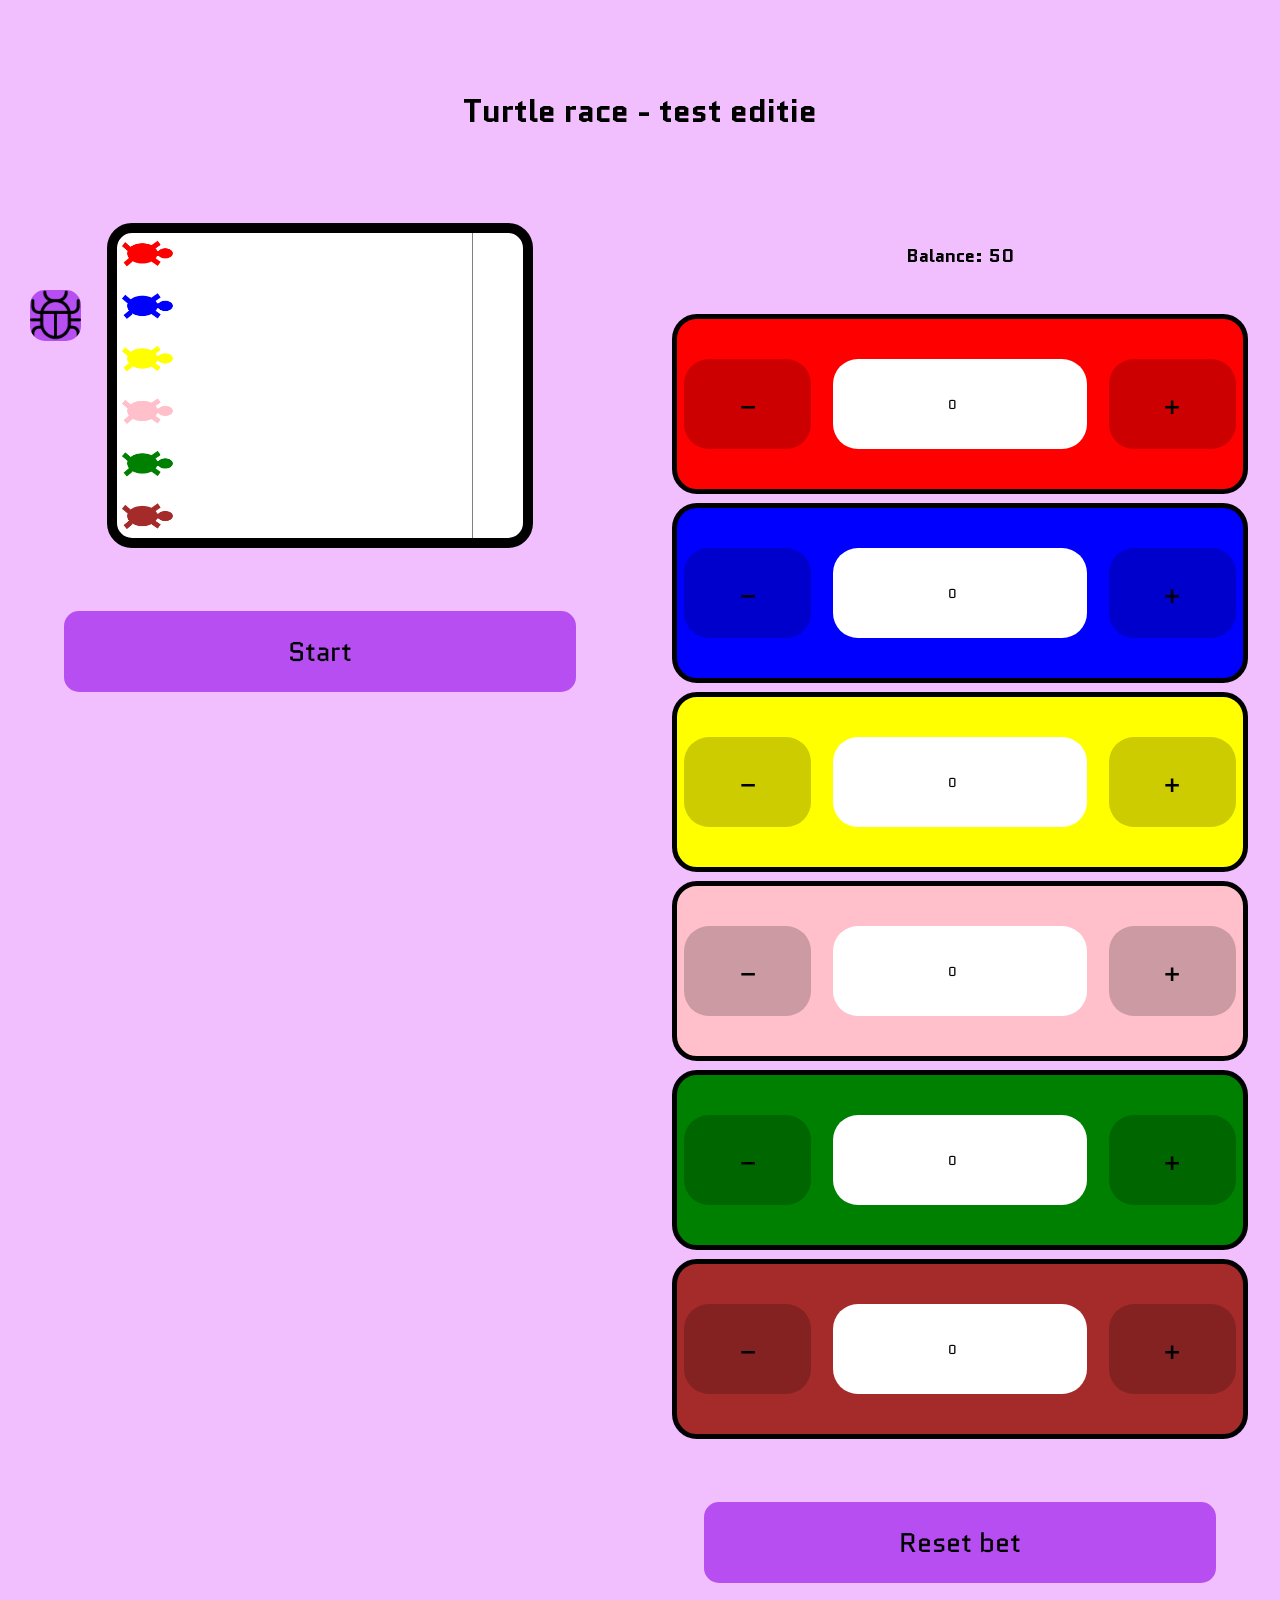
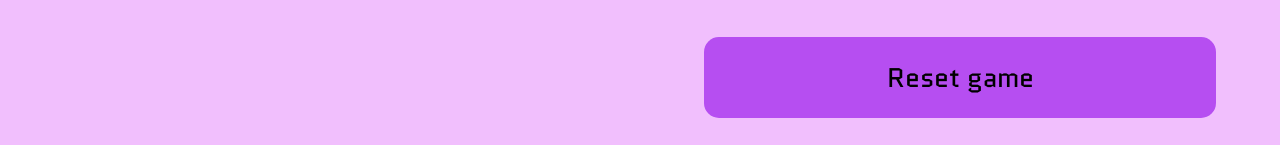
<file: index.html>
<!DOCTYPE html>
<html lang="nl">
<head>
    <meta charset="UTF-8">
    <meta name="viewport" content="width=device-width, initial-scale=1.0">
    <title>Turtle race - Cool Ian games</title>
    <link rel="stylesheet" href="style/style.css">
    <link rel="stylesheet" href="style/turtle-race.css">
    <link rel="icon" href="img/logo/icon.png">
    <script src="script/utils/domVariable.js" type="module" defer></script>
    <script src="script/utils/degreesToRadian.js" type="module" defer></script>
    <script src="script/turtle-race.js" type="module" defer></script>
</head>
<body>
    <button id="dev-menu-button"></button>
    <div id="dev-menu">
        <p>
            Welkom bij de Cool Ian games turtle race test omgeving.<br>
            Ik wil hier onderzoeken wat de beste waardes zijn voor mijn nieuwe spel.<br>
            Mijn vraag aan jou is om hier verschillende waardes in te voeren, ermee te spelen en mij vervolgens te laten weten welke je het beste vond.<br>
            Veel plezier!
        </p>
        <p>Hier kan je invullen hoeveel keer je je gegokte punten terugkrijgt per ronde.</p>
        <input id="bet-multiplier" type="number">
        <p>Hier kan je invullen met hoeveel punten je begint.</p>
        <input id="start-balance" type="number"><br>
        <button id="submit">update</button>
        <p>Waardes werken pas nadat je op reset game drukt(helemaal onderaan)</p>
    </div>
    <h1 class="page-title">Turtle race - test editie</h1>
    <div id="left-right-layout">
        <div class="lrl-side" id="game-field-container">
            <canvas id="game-field" width="800" height="600"></canvas>
            <button id="start-game">Start</button>
        </div>
        <div class="lrl-side">
            <h3>Balance: <span id="balance">0</span></h3>
            <div id="bet-menu"></div>
            <button id="reset-bet">Reset bet</button>
            <button id="reset-game">Reset game</button>
        </div>
    </div>
</body>
</html>
</file>
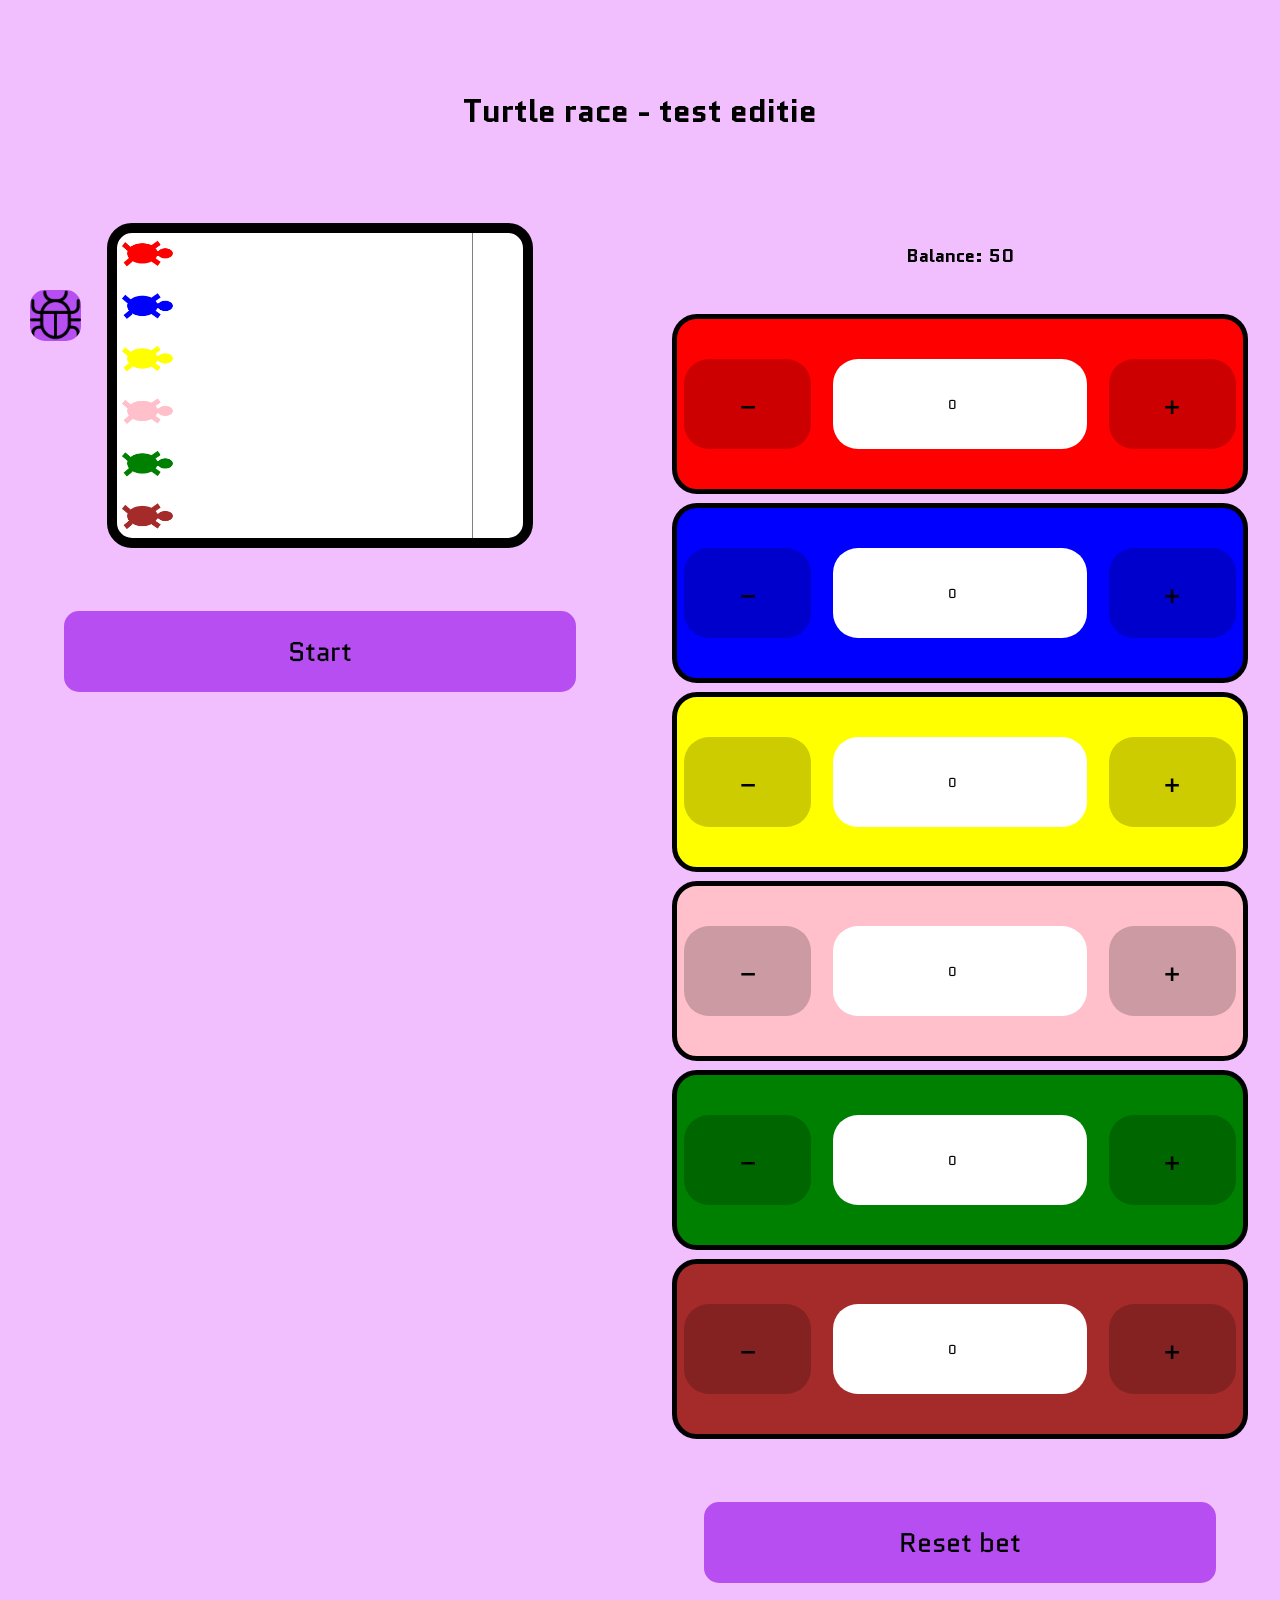
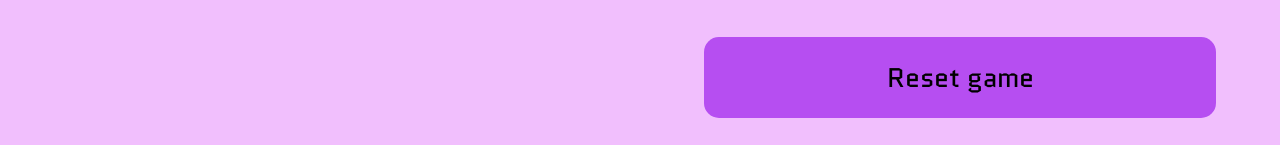
<file: turtle-race.html>
<!DOCTYPE html>
<html lang="nl">
<head>
    <meta charset="UTF-8">
    <meta name="viewport" content="width=device-width, initial-scale=1.0">
    <title>Turtle race - Cool Ian games</title>
    <link rel="stylesheet" href="style/style.css">
    <link rel="stylesheet" href="style/turtle-race.css">
    <link rel="icon" href="img/logo/icon.png">
    <script src="script/utils/domVariable.js" type="module" defer></script>
    <script src="script/utils/degreesToRadian.js" type="module" defer></script>
    <script src="script/turtle-race.js" type="module" defer></script>
</head>
<body>
    <button id="dev-menu-button"></button>
    <div id="dev-menu">
        <p>
            Welkom bij de Cool Ian games turtle race test omgeving.<br>
            Ik wil hier onderzoeken wat de beste waardes zijn voor mijn nieuwe spel.<br>
            Mijn vraag aan jou is om hier verschillende waardes in te voeren, ermee te spelen en mij vervolgens te laten weten welke je het beste vond.<br>
            Veel plezier!
        </p>
        <p>Hier kan je invullen hoeveel keer je je gegokte punten terugkrijgt per ronde.</p>
        <input id="bet-multiplier" type="number">
        <p>Hier kan je invullen met hoeveel punten je begint.</p>
        <input id="start-balance" type="number"><br>
        <button id="submit">update</button>
        <p>Waardes werken pas nadat je op reset game drukt(helemaal onderaan)</p>
    </div>
    <h1 class="page-title">Turtle race - test editie</h1>
    <div id="left-right-layout">
        <div class="lrl-side" id="game-field-container">
            <canvas id="game-field" width="800" height="600"></canvas>
            <button id="start-game">Start</button>
        </div>
        <div class="lrl-side">
            <h3>Balance: <span id="balance">0</span></h3>
            <div id="bet-menu"></div>
            <button id="reset-bet">Reset bet</button>
            <button id="reset-game">Reset game</button>
        </div>
    </div>
</body>
</html>
</file>
<file: style/style.css>
@import url('https://fonts.googleapis.com/css2?family=Anta&family=Quantico:ital,wght@0,400;0,700;1,400;1,700&display=swap');
:root {
    --main-color: #B64EF1;
    --accent-color: #FFFF51;
    --background-color: #F1BFFD;
}
* {
    font-family: "Quantico", sans-serif;
    box-sizing: border-box;
}
body {
    padding: 0px;
    margin: 0px;
    background-color: var(--background-color);
}
header {
    background-color: var(--main-color);
    width: 19vh;
    aspect-ratio: 1/1;
    position: fixed;
    top: 5vh;
    left: 2vw;
    border-radius: 1vw;
}
header > img {
    height: 100%;
    
}
.page-title {
    height: 20vh;
    display: grid;
    place-items: center;
}
button {
    background-color:var(--main-color);
    padding:12px 30px;
    border-radius:15px;
    text-decoration:none;
    color: black;
    cursor:pointer;
    border: none;
    margin: 10vh;
    height: 9vh;
    font-size: 3vh;
}
canvas {
    border: 10px solid black;
    border-radius: 25px;
    margin-bottom: 4vh;
    background-color: white;
}

/* up down layout */

#up-down-layout {
    display: flex;
    flex-direction: column;
    align-items: center;
}

/* left right layout */

#left-right-layout {
    display: grid;
    grid-template-columns: 1fr 1fr;
    align-items: start;
}
.lrl-side {
    display: flex;
    flex-direction: column;
    justify-content: center;
    align-items: center;
}
.lrl-side > h1 {
    font-size: 5vh;
}
.lrl-side > button,
.lrl-side > input {
    margin: 3vh 3vw;
    width: 80%;
}
.lrl-side > img {
    height: 40vh;
    cursor: pointer;
}
.lrl-side > input {
    font-size: 5vh;
    text-align: center;
    border: 0.5vh solid black;
    border-radius: 1vh; 
}

/* mobile */
@media (max-width: 768px) {
    #left-right-layout {
        grid-template-columns: 1fr;
    }
}
</file>
<file: style/turtle-race.css>
canvas {
  width: min(100%, 50% * (800 / 600));
  height: min(50%, 100% * (600 / 800));
}

#bet-menu {
  margin: 3vh 3vw;
  width: 90%;
}
#bet-menu div {
  display: grid;
  grid-template-columns: 1fr 2fr 1fr;
  align-items: center;
  justify-content: space-around;
  height: 20vh;
  width: 100%;
  border: 5px solid black;
  border-radius: 25px;
  margin-bottom: 1vh;
}
#bet-menu div input, #bet-menu div button {
  height: 10vh;
  margin-top: 0px;
  margin: 0px 5%;
  text-align: center;
  border-radius: 25px;
  border-width: 0px;
  max-width: none;
}

#dev-menu {
  display: none;
  flex-direction: column;
  position: fixed;
  justify-content : center;
  background-color: var(--main-color);
  right: 10vw;
  padding: 1vh;
  width: 75vw;
}
#dev-menu button {
  margin: 0px;
  background-color: var(--background-color);
}
#dev-menu p {
  text-align: center;
}
#dev-menu-button {
  background-color: var(--main-color);
  position: fixed;
  padding: 3px;
  width: 4vw;
  height: 4vw;
  top: 200px;
  left: -60px;
  background-image: url('../img/bug.png');
  background-size: contain;
  background-repeat: no-repeat;
}

@media (max-width: 768px) {
  #dev-menu-button {
    width: 10vw;
    height: 10vw;
  }
}
</file>
